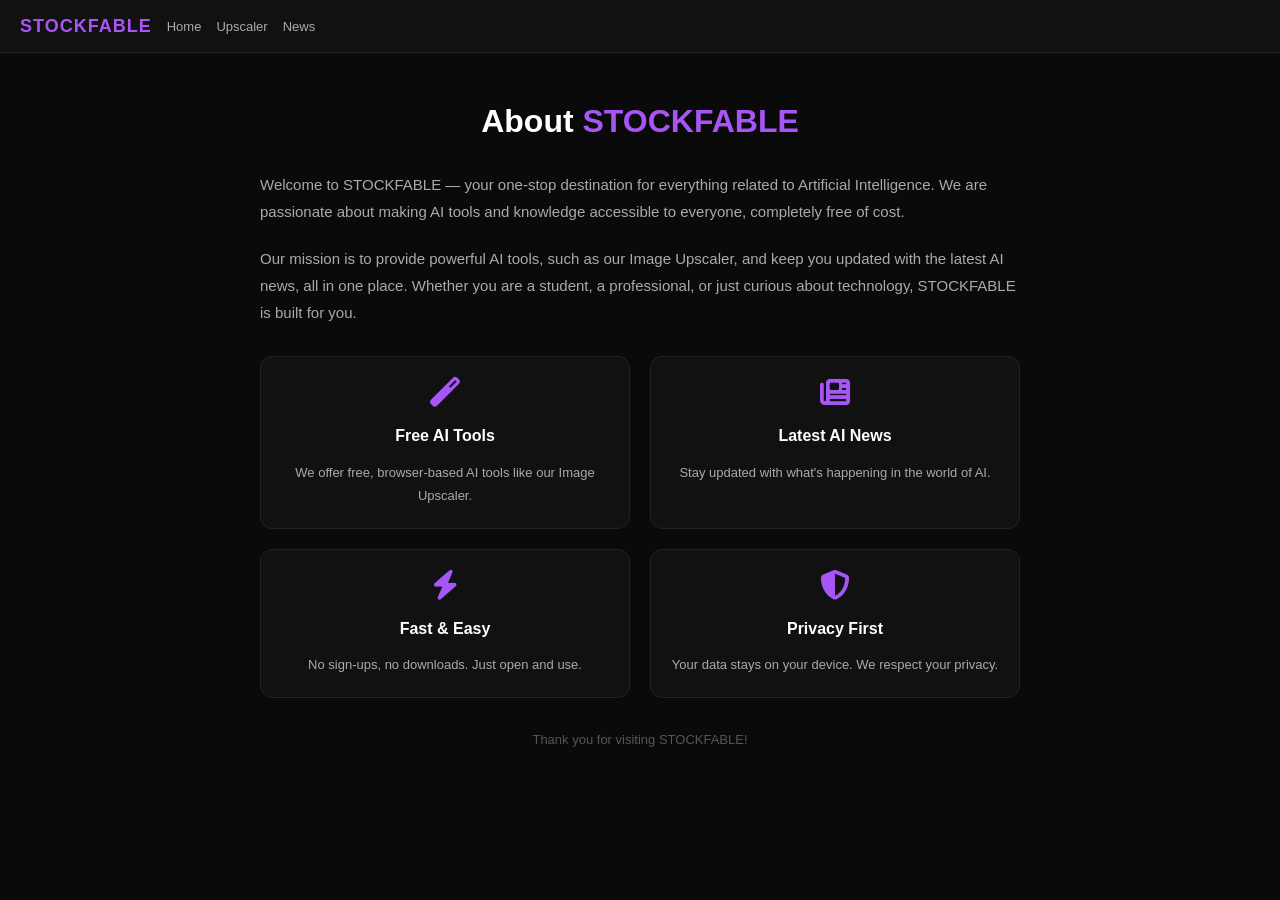
<file: about.html>
<!DOCTYPE html>
<html lang="en">
<head>
    <meta charset="UTF-8">
    <meta name="viewport" content="width=device-width, initial-scale=1.0">
    <title>About Us - STOCKFABLE</title>

    <link rel="stylesheet" href="https://cdnjs.cloudflare.com/ajax/libs/font-awesome/6.4.0/css/all.min.css">
    <style>
        * { margin: 0; padding: 0; box-sizing: border-box; font-family: 'Segoe UI', Roboto, sans-serif; }
        body { background-color: #0a0a0a; color: #fff; line-height: 1.8; }

        .top-nav {
            display: flex;
            justify-content: space-between;
            align-items: center;
            background-color: #111;
            padding: 10px 20px;
            border-bottom: 1px solid #222;
            font-size: 13px;
            position: sticky;
            top: 0;
            z-index: 100;
        }
        .nav-left { display: flex; align-items: center; gap: 15px; }
        .logo-text {
            font-weight: 900;
            font-size: 18px;
            color: #a855f7;
            letter-spacing: 1px;
        }
        .nav-links-top { display: flex; gap: 15px; }
        .nav-links-top a {
            color: #aaa;
            text-decoration: none;
            font-size: 13px;
            transition: 0.3s;
        }
        .nav-links-top a:hover { color: #fff; }

        .content-container {
            max-width: 800px;
            margin: 40px auto;
            padding: 0 20px;
            text-align: center;
        }
        h1 { font-size: 32px; color: #fff; margin-bottom: 20px; }
        .highlight { color: #a855f7; }
        p { color: #aaa; margin-bottom: 20px; font-size: 15px; text-align: left; }

        .feature-grid {
            display: grid;
            grid-template-columns: 1fr 1fr;
            gap: 20px;
            margin-top: 30px;
        }
        .feature-box {
            background: #111;
            border: 1px solid #222;
            padding: 20px;
            border-radius: 12px;
            text-align: center;
        }
        .feature-box i {
            font-size: 30px;
            color: #a855f7;
            margin-bottom: 15px;
        }
        .feature-box h3 { font-size: 16px; margin-bottom: 10px; }
        .feature-box p { font-size: 13px; text-align: center; margin-bottom: 0; }

        @media (max-width: 600px) {
            .nav-links-top { display: none; }
            .feature-grid { grid-template-columns: 1fr; }
        }
    </style>
</head>
<body>

    <header class="top-nav">
        <div class="nav-left">
            <div class="logo-text">STOCKFABLE</div>
            <div class="nav-links-top">
                <a href="index.html">Home</a>
                <a href="final_upscaler.html">Upscaler</a>
                <a href="news.html">News</a>
            </div>
        </div>
    </header>

    <div class="content-container">
        <h1>About <span class="highlight">STOCKFABLE</span></h1>

        <p>Welcome to STOCKFABLE — your one-stop destination for everything related to Artificial Intelligence. We are passionate about making AI tools and knowledge accessible to everyone, completely free of cost.</p>

        <p>Our mission is to provide powerful AI tools, such as our Image Upscaler, and keep you updated with the latest AI news, all in one place. Whether you are a student, a professional, or just curious about technology, STOCKFABLE is built for you.</p>

        <div class="feature-grid">
            <div class="feature-box">
                <i class="fas fa-magic"></i>
                <h3>Free AI Tools</h3>
                <p>We offer free, browser-based AI tools like our Image Upscaler.</p>
            </div>
            <div class="feature-box">
                <i class="fas fa-newspaper"></i>
                <h3>Latest AI News</h3>
                <p>Stay updated with what's happening in the world of AI.</p>
            </div>
            <div class="feature-box">
                <i class="fas fa-bolt"></i>
                <h3>Fast &amp; Easy</h3>
                <p>No sign-ups, no downloads. Just open and use.</p>
            </div>
            <div class="feature-box">
                <i class="fas fa-shield-alt"></i>
                <h3>Privacy First</h3>
                <p>Your data stays on your device. We respect your privacy.</p>
            </div>
        </div>

        <p style="margin-top: 30px; text-align: center; color: #555; font-size: 13px;">Thank you for visiting STOCKFABLE!</p>
    </div>

</body>
</html>
</file>
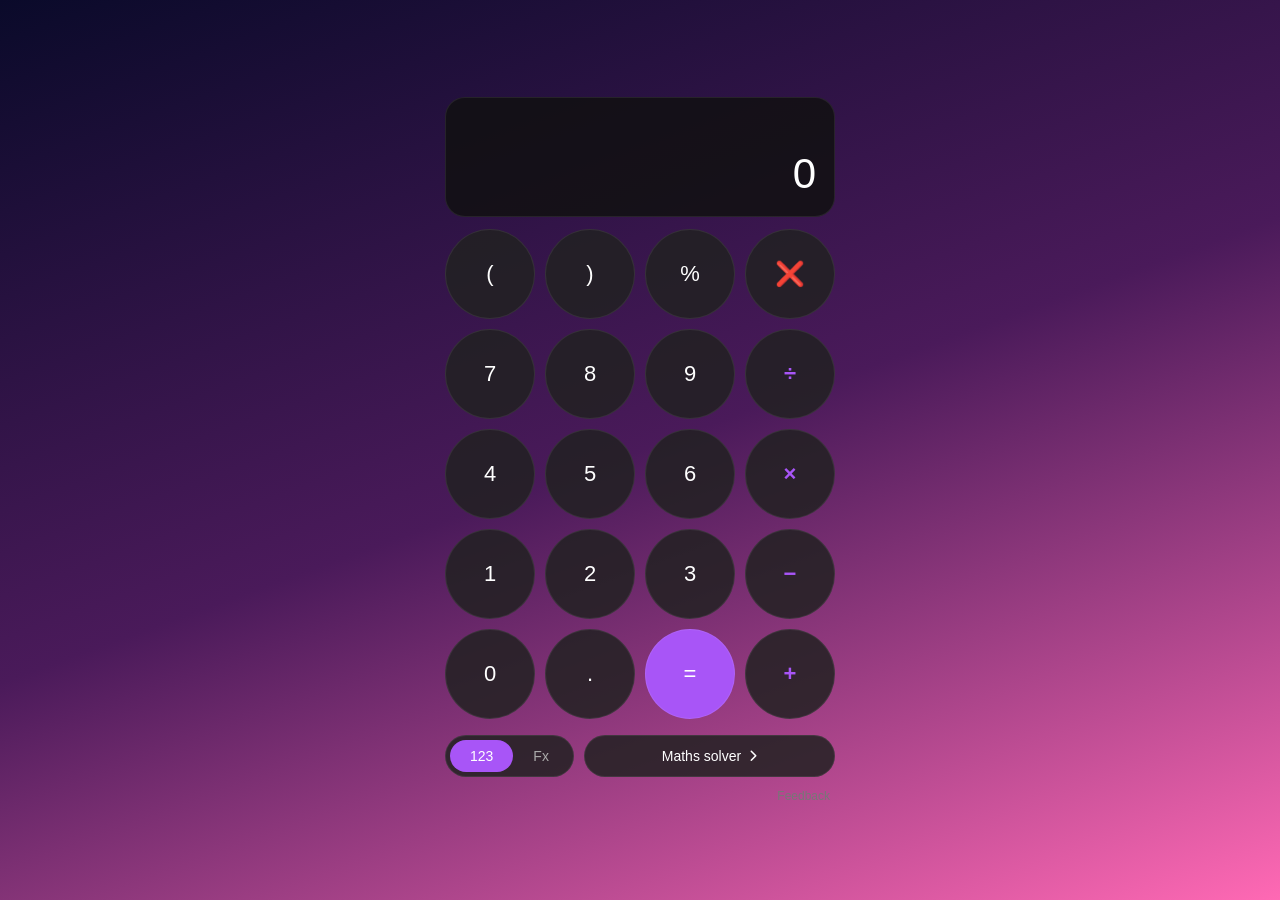
<file: calculator.html>
<!DOCTYPE html>
<html lang="en">
<head>
<meta charset="UTF-8">
<meta name="viewport" content="width=device-width, initial-scale=1.0, maximum-scale=1.0, user-scalable=no">
<title>Calculator - STOCKFABLE</title>
<link rel="stylesheet" href="https://cdnjs.cloudflare.com/ajax/libs/font-awesome/6.4.0/css/all.min.css">
<style>
  * { box-sizing: border-box; margin: 0; padding: 0; font-family: 'Segoe UI', Roboto, sans-serif; -webkit-tap-highlight-color: transparent; }
  html, body { height: 100%; width: 100%; overflow: hidden; }
  body {
    background: linear-gradient(160deg, #0a0a2a 0%, #4a1a5a 50%, #ff69b4 100%);
    display: flex; justify-content: center; align-items: center; color: #fff;
  }
  .calculator { width: 100%; max-width: 420px; padding: 15px; display: flex; flex-direction: column; gap: 12px; }
  .display {
    background: rgba(17, 17, 17, 0.85); border-radius: 20px; padding: 18px;
    text-align: right; min-height: 120px;
    display: flex; flex-direction: column; justify-content: flex-end;
    border: 1px solid rgba(255,255,255,0.08); overflow: hidden;
  }
  .expression {
    color: #aaa; font-size: 17px; min-height: 22px; margin-bottom: 8px;
    white-space: nowrap; overflow-x: auto; scrollbar-width: none;
    direction: rtl; text-align: right;
  }
  .expression::-webkit-scrollbar { display: none; }
  .result {
    color: #fff; font-size: 42px; font-weight: 300;
    white-space: nowrap; overflow-x: auto; scrollbar-width: none;
    direction: rtl; text-align: right; transition: font-size 0.15s;
  }
  .result::-webkit-scrollbar { display: none; }
  .scientific-buttons { display: none; grid-template-columns: repeat(4, minmax(0, 1fr)); gap: 10px; }
  .scientific-buttons.show { display: grid; }
  .scientific-buttons button {
    background: rgba(26, 26, 26, 0.85); border: 1px solid rgba(255,255,255,0.08);
    border-radius: 14px; color: #fff; font-size: 15px; padding: 12px 0; cursor: pointer;
  }
  .scientific-buttons button:active { background: #444; }
  .buttons { display: grid; grid-template-columns: repeat(4, minmax(0, 1fr)); gap: 10px; }
  .buttons button {
    aspect-ratio: 1 / 1; width: 100%; min-width: 0; border-radius: 50%;
    background: rgba(34, 34, 34, 0.85); border: 1px solid rgba(255,255,255,0.08);
    color: #fff; font-size: 22px; cursor: pointer;
    display: flex; justify-content: center; align-items: center;
    transition: 0.15s; padding: 0;
  }
  .buttons button:active { background: #444; transform: scale(0.95); }
  .buttons button.operator { color: #a855f7; font-weight: bold; }
  .buttons button.equals { background: #a855f7; color: #fff; }
  .buttons button.equals:active { background: #9333ea; }
  .buttons button.clear { color: #ff5555; font-size: 24px; }
  .bottom-row { display: flex; justify-content: space-between; align-items: center; gap: 10px; margin-top: 4px; }
  .toggle { background: rgba(34, 34, 34, 0.85); border-radius: 22px; display: flex; padding: 4px; border: 1px solid rgba(255,255,255,0.08); }
  .toggle button { background: transparent; border: none; border-radius: 18px; padding: 8px 20px; font-size: 14px; color: #aaa; cursor: pointer; }
  .toggle button.active { background: #a855f7; color: #fff; }
  .maths-solver {
    background: rgba(34, 34, 34, 0.85); border: 1px solid rgba(255,255,255,0.08);
    border-radius: 22px; padding: 12px 20px; font-size: 14px; color: #fff;
    display: flex; align-items: center; gap: 8px; cursor: pointer; flex: 1; justify-content: center;
  }
  .maths-solver i { font-size: 12px; }
  .feedback { text-align: right; color: #777; font-size: 12px; padding-right: 5px; }

  /* Math Solver Modal */
  .modal-overlay {
    display: none; position: fixed; inset: 0;
    background: rgba(0,0,0,0.75); backdrop-filter: blur(6px);
    z-index: 1000; justify-content: center; align-items: center; padding: 20px;
  }
  .modal-overlay.show { display: flex; }
  .modal {
    background: #151515; border: 1px solid rgba(255,255,255,0.1);
    border-radius: 20px; padding: 24px; width: 100%; max-width: 460px;
    max-height: 85vh; overflow-y: auto;
  }
  .modal h2 { font-size: 20px; margin-bottom: 6px; }
  .modal .sub { color: #888; font-size: 13px; margin-bottom: 18px; }
  .modal input, .modal select {
    width: 100%; background: #0f0f0f; border: 1px solid #333;
    border-radius: 12px; padding: 14px 16px; font-size: 16px;
    color: #fff; outline: none; margin-bottom: 12px;
  }
  .modal input:focus, .modal select:focus { border-color: #a855f7; }
  .modal button.solve-btn {
    width: 100%; background: #a855f7; border: none; border-radius: 12px;
    padding: 14px; font-size: 16px; font-weight: 600; color: #fff;
    cursor: pointer; margin-bottom: 12px;
  }
  .modal button.solve-btn:active { background: #9333ea; }
  .modal .close-btn {
    background: transparent; border: 1px solid #333; border-radius: 12px;
    padding: 10px; color: #aaa; cursor: pointer; width: 100%; font-size: 14px;
  }
  .modal .close-btn:hover { color: #fff; border-color: #555; }
  .answer-box {
    background: #0f0f0f; border: 1px solid #333; border-radius: 12px;
    padding: 16px; margin-bottom: 14px; font-size: 15px;
    color: #fff; white-space: pre-wrap; line-height: 1.7;
    display: none;
  }
  .answer-box.show { display: block; }
  .answer-box .label { color: #a855f7; font-weight: 600; }
  .quick-examples { font-size: 12px; color: #777; margin-bottom: 14px; line-height: 1.8; }
  .quick-examples span {
    display: inline-block; background: #0f0f0f; border: 1px solid #333;
    border-radius: 8px; padding: 4px 10px; margin: 3px 4px 3px 0;
    color: #aaa; cursor: pointer; transition: 0.15s;
  }
  .quick-examples span:hover { color: #a855f7; border-color: #a855f7; }
</style>
</head>
<body>
<div class="calculator">
  <div class="display">
    <div class="expression" id="expression"></div>
    <div class="result" id="result">0</div>
  </div>

  <div class="scientific-buttons" id="scientificButtons">
    <button onclick="append('sin(')">sin</button>
    <button onclick="append('cos(')">cos</button>
    <button onclick="append('tan(')">tan</button>
    <button onclick="append('log(')">log</button>
    <button onclick="append('ln(')">ln</button>
    <button onclick="append('sqrt(')">√</button>
    <button onclick="append('^')">x^y</button>
    <button onclick="append('pi')">π</button>
  </div>

  <div class="buttons">
    <button onclick="append('(')">(</button>
    <button onclick="append(')')">)</button>
    <button onclick="append('%')">%</button>
    <!-- এখানে clearAll() এর পরিবর্তে backspace() করা হয়েছে -->
    <button class="clear" onclick="backspace()">❌</button>

    <button onclick="append('7')">7</button>
    <button onclick="append('8')">8</button>
    <button onclick="append('9')">9</button>
    <button class="operator" onclick="append('÷')">÷</button>

    <button onclick="append('4')">4</button>
    <button onclick="append('5')">5</button>
    <button onclick="append('6')">6</button>
    <button class="operator" onclick="append('×')">×</button>

    <button onclick="append('1')">1</button>
    <button onclick="append('2')">2</button>
    <button onclick="append('3')">3</button>
    <button class="operator" onclick="append('-')">−</button>

    <button onclick="append('0')">0</button>
    <button onclick="append('.')">.</button>
    <button class="equals" onclick="calculate()">=</button>
    <button class="operator" onclick="append('+')">+</button>
  </div>

  <div class="bottom-row">
    <div class="toggle">
      <button class="active" id="basicBtn" onclick="setMode('basic')">123</button>
      <button id="fxBtn" onclick="setMode('fx')">Fx</button>
    </div>
    <div class="maths-solver" onclick="openMathSolver()">
      Maths solver <i class="fas fa-chevron-right"></i>
    </div>
  </div>
  <div class="feedback">Feedback</div>
</div>

<!-- Maths Solver Modal -->
<div class="modal-overlay" id="mathModal">
  <div class="modal">
    <h2>🧮 Maths Solver</h2>
    <p class="sub">Enter an equation or pick an example below</p>

    <div class="quick-examples">
      Examples:
      <span onclick="useExample('2x + 5 = 15')">2x + 5 = 15</span>
      <span onclick="useExample('3x - 7 = 14')">3x - 7 = 14</span>
      <span onclick="useExample('x^2 + 5x + 6 = 0')">x² + 5x + 6 = 0</span>
      <span onclick="useExample('x^2 - 4 = 0')">x² - 4 = 0</span>
      <span onclick="useExample('2x + 3y = 12')">2x + 3y = 12</span>
    </div>

    <input type="text" id="eqInput" placeholder="e.g. 2x + 5 = 15" autocomplete="off">

    <select id="eqType">
      <option value="auto">🔍 Auto Detect</option>
      <option value="linear">Linear (x to the 1st power)</option>
      <option value="quadratic">Quadratic (has x²)</option>
    </select>

    <button class="solve-btn" onclick="solveEquation()">Solve</button>

    <div class="answer-box" id="answerBox"></div>

    <button class="close-btn" onclick="closeMathSolver()">Close</button>
  </div>
</div>

<script>
  /* ============ Calculator ============ */
  let currentInput = '0';
  let fullExpression = '';
  let state = 'fresh';
  let lastExpression = '';
  let accumulatedValue = null;

  const expressionEl = document.getElementById('expression');
  const resultEl = document.getElementById('result');

  function isOperator(ch) {
    return ['+', '-', '×', '÷', '%', '^'].includes(ch);
  }

  function updateDisplay() {
    resultEl.textContent = currentInput;
    expressionEl.textContent = fullExpression;
    fitResult(currentInput);
  }

  function fitResult(text) {
    const len = text.length;
    let size = 42;
    if (len > 9) size = 34;
    if (len > 12) size = 28;
    if (len > 15) size = 22;
    if (len > 20) size = 18;
    resultEl.style.fontSize = size + 'px';
  }

  function append(value) {
    if (state === 'result') {
      if (isOperator(value) || value === ')' || value === '%') {
        fullExpression = lastExpression + ' ' + value + ' ';
        currentInput = '0';
      } else {
        fullExpression = '';
        currentInput = value;
      }
      state = 'typing';
      updateDisplay();
      return;
    }
    if (state === 'accumulated') {
      fullExpression = '';
      currentInput = value;
      state = 'typing';
      updateDisplay();
      return;
    }
    if (isOperator(value)) {
      let trimmed = fullExpression.trimEnd();
      if (trimmed.length > 0 && isOperator(trimmed[trimmed.length - 1])) {
        fullExpression = trimmed.slice(0, -1) + ' ' + value + ' ';
      } else {
        fullExpression = (fullExpression + ' ' + currentInput + ' ' + value + ' ').trimStart();
      }
      currentInput = '0';
      state = 'typing';
      updateDisplay();
      return;
    }
    if (currentInput === '0' && value !== '.') {
      currentInput = value;
    } else {
      if (value === '.' && currentInput.includes('.')) return;
      currentInput += value;
    }
    state = 'typing';
    updateDisplay();
  }

  // ❌ বাটনের জন্য নতুন ফাংশন
  function backspace() {
    // যদি একদম নতুন অবস্থায় থাকে, তবে কিছু করবে না
    if (state === 'fresh') return;

    // যদি রেজাল্ট বা অ্যাকিউমুলেটেড অবস্থায় থাকে, তবে পুরোটা ক্লিয়ার করবে (AC এর মতো)
    if (state === 'result' || state === 'accumulated') {
      clearAll();
      return;
    }

    // টাইপ করার সময় একটা একটা করে মুছবে
    if (currentInput.length > 1) {
      currentInput = currentInput.slice(0, -1);
    } else {
      currentInput = '0';
    }
    updateDisplay();
  }

  function evalExpression(exp) {
    let evalExp = exp
      .replace(/÷/g, '/').replace(/×/g, '*').replace(/−/g, '-')
      .replace(/sin\(/g, 'Math.sin(').replace(/cos\(/g, 'Math.cos(')
      .replace(/tan\(/g, 'Math.tan(').replace(/log\(/g, 'Math.log10(')
      .replace(/ln\(/g, 'Math.log(').replace(/sqrt\(/g, 'Math.sqrt(')
      .replace(/\^/g, '**').replace(/pi/g, 'Math.PI').replace(/%/g, '/100');
    return Function('"use strict";return (' + evalExp + ')')();
  }

  function calculate() {
    if (state === 'fresh') return;
    if (state === 'result') {
      accumulatedValue = parseFloat(currentInput) || 0;
      currentInput = '0';
      state = 'accumulated';
      updateDisplay();
      return;
    }
    if (state === 'accumulated') return;

    let fullExpr = (fullExpression + ' ' + currentInput).trim();
    if (fullExpr === '' || fullExpr === '0') return;

    try {
      let result = evalExpression(fullExpr);
      if (typeof result === 'number' && !isNaN(result) && isFinite(result)) {
        let resultStr = parseFloat(result.toFixed(10)).toString();
        if (accumulatedValue !== null) {
          const combined = accumulatedValue + parseFloat(resultStr);
          resultStr = parseFloat(combined.toFixed(10)).toString();
          lastExpression = accumulatedValue + ' + ' + fullExpr;
          fullExpression = lastExpression + ' =';
          accumulatedValue = null;
        } else {
          lastExpression = fullExpr;
          fullExpression = lastExpression + ' =';
        }
        currentInput = resultStr;
        state = 'result';
        updateDisplay();
      } else {
        currentInput = 'Error'; state = 'result'; updateDisplay();
      }
    } catch (e) {
      currentInput = 'Error'; state = 'result'; updateDisplay();
    }
  }

  function clearAll() {
    currentInput = '0'; fullExpression = ''; state = 'fresh';
    lastExpression = ''; accumulatedValue = null; updateDisplay();
  }

  function setMode(m) {
    const basicBtn = document.getElementById('basicBtn');
    const fxBtn = document.getElementById('fxBtn');
    const sciButtons = document.getElementById('scientificButtons');
    if (m === 'basic') {
      basicBtn.classList.add('active'); fxBtn.classList.remove('active');
      sciButtons.classList.remove('show');
    } else {
      fxBtn.classList.add('active'); basicBtn.classList.remove('active');
      sciButtons.classList.add('show');
    }
  }

  /* ============ Maths Solver ============ */
  function openMathSolver() {
    document.getElementById('mathModal').classList.add('show');
    document.getElementById('answerBox').classList.remove('show');
  }
  function closeMathSolver() {
    document.getElementById('mathModal').classList.remove('show');
  }
  function useExample(eq) {
    document.getElementById('eqInput').value = eq;
    document.getElementById('eqInput').focus();
  }

  function solveEquation() {
    const input = document.getElementById('eqInput').value.trim();
    const answerBox = document.getElementById('answerBox');

    if (!input) {
      answerBox.innerHTML = '<span class="label">⚠️</span> Please enter an equation.';
      answerBox.classList.add('show');
      return;
    }

    if (!input.includes('=')) {
      answerBox.innerHTML = '<span class="label">⚠️</span> Equation must contain <b>=</b>.<br>Example: <b>2x + 5 = 15</b>';
      answerBox.classList.add('show');
      return;
    }

    try {
      const parts = input.split('=');
      if (parts.length !== 2) {
        answerBox.innerHTML = '<span class="label">⚠️</span> Only one <b>=</b> is allowed.';
        answerBox.classList.add('show');
        return;
      }

      const left = parts[0].trim();
      const right = parts[1].trim();

      const isQuad = /x\s*\^?\s*2|x²|x\*x/.test(input);
      const mode = document.getElementById('eqType').value;

      if (isQuad || mode === 'quadratic') {
        solveQuadratic(left, right, answerBox);
      } else {
        solveLinear(left, right, answerBox);
      }
    } catch (e) {
      answerBox.innerHTML = '<span class="label">❌ Error:</span> Could not parse the equation.<br>Correct format: <b>2x + 5 = 15</b>';
      answerBox.classList.add('show');
    }
  }

  function solveLinear(left, right, answerBox) {
    function parseSide(s) {
      const cleaned = s.replace(/\s/g, '').replace(/-/g, '+-');
      const terms = cleaned.split('+').filter(t => t !== '');
      let a = 0, c = 0;
      for (let term of terms) {
        if (term.includes('x')) {
          let coef = term.replace('x', '');
          if (coef === '' || coef === '+') a += 1;
          else if (coef === '-') a += -1;
          else a += parseFloat(coef);
        } else {
          c += parseFloat(term) || 0;
        }
      }
      return { a, c };
    }

    const L = parseSide(left);
    const R = parseSide(right);

    const A = L.a - R.a;
    const C = L.c - R.c;

    if (A === 0) {
      if (C === 0) {
        answerBox.innerHTML = '<span class="label">♾️ Infinite solutions</span><br>Any value of x satisfies the equation.';
      } else {
        answerBox.innerHTML = '<span class="label">❌ No solution</span><br>The equation is not valid.';
      }
      answerBox.classList.add('show');
      return;
    }

    const x = -C / A;
    const xRounded = parseFloat(x.toFixed(6));

    answerBox.innerHTML =
      '<span class="label">✅ Solution:</span><br>' +
      '<b style="font-size:22px;color:#a855f7;">x = ' + xRounded + '</b><br><br>' +
      '<span style="color:#888;font-size:13px;">Steps:</span><br>' +
      '<span style="color:#aaa;font-size:13px;">' + left + ' = ' + right + '</span><br>' +
      '<span style="color:#aaa;font-size:13px;">' + A + 'x + ' + C + ' = 0</span><br>' +
      '<span style="color:#aaa;font-size:13px;">x = -(' + C + ') / ' + A + ' = ' + xRounded + '</span>';
    answerBox.classList.add('show');
  }

  function solveQuadratic(left, right, answerBox) {
    function parseSide(s) {
      const cleaned = s.replace(/\s/g, '').replace(/-/g, '+-');
      const terms = cleaned.split('+').filter(t => t !== '');
      let a = 0, b = 0, c = 0;
      for (let term of terms) {
        if (/x\^2|x²/.test(term)) {
          let coef = term.replace(/x\^2|x²/, '');
          if (coef === '' || coef === '+') a += 1;
          else if (coef === '-') a += -1;
          else a += parseFloat(coef);
        } else if (term.includes('x')) {
          let coef = term.replace('x', '');
          if (coef === '' || coef === '+') b += 1;
          else if (coef === '-') b += -1;
          else b += parseFloat(coef);
        } else {
          c += parseFloat(term) || 0;
        }
      }
      return { a, b, c };
    }

    const L = parseSide(left);
    const R = parseSide(right);

    const A = L.a - R.a;
    const B = L.b - R.b;
    const C = L.c - R.c;

    if (A === 0) {
      solveLinear(left, right, answerBox);
      return;
    }

    const D = B * B - 4 * A * C;
    const Dround = parseFloat(D.toFixed(6));

    let html = '<span class="label">✅ Solution:</span><br>';
    html += '<span style="color:#aaa;font-size:13px;">' + A + 'x² + ' + B + 'x + ' + C + ' = 0</span><br><br>';

    if (D > 0) {
      const x1 = (-B + Math.sqrt(D)) / (2 * A);
      const x2 = (-B - Math.sqrt(D)) / (2 * A);
      html += '<b style="font-size:20px;color:#a855f7;">x₁ = ' + parseFloat(x1.toFixed(6)) + '</b><br>';
      html += '<b style="font-size:20px;color:#a855f7;">x₂ = ' + parseFloat(x2.toFixed(6)) + '</b><br><br>';
      html += '<span style="color:#888;font-size:13px;">Discriminant (D) = ' + Dround + ' > 0 → two distinct real roots</span>';
    } else if (D === 0) {
      const x = -B / (2 * A);
      html += '<b style="font-size:22px;color:#a855f7;">x = ' + parseFloat(x.toFixed(6)) + '</b><br><br>';
      html += '<span style="color:#888;font-size:13px;">Discriminant (D) = 0 → two equal roots</span>';
    } else {
      const real = -B / (2 * A);
      const imag = Math.sqrt(-D) / (2 * A);
      html += '<b style="font-size:18px;color:#a855f7;">x₁ = ' + parseFloat(real.toFixed(4)) + ' + ' + parseFloat(imag.toFixed(4)) + 'i</b><br>';
      html += '<b style="font-size:18px;color:#a855f7;">x₂ = ' + parseFloat(real.toFixed(4)) + ' - ' + parseFloat(imag.toFixed(4)) + 'i</b><br><br>';
      html += '<span style="color:#888;font-size:13px;">Discriminant (D) = ' + Dround + ' < 0 → complex roots</span>';
    }

    answerBox.innerHTML = html;
    answerBox.classList.add('show');
  }

  document.getElementById('mathModal').addEventListener('click', (e) => {
    if (e.target.id === 'mathModal') closeMathSolver();
  });

  document.getElementById('eqInput').addEventListener('keydown', (e) => {
    if (e.key === 'Enter') solveEquation();
  });

  document.addEventListener('keydown', (e) => {
    if (document.getElementById('mathModal').classList.contains('show')) return;
    if (e.key >= '0' && e.key <= '9') append(e.key);
    else if (e.key === '.') append('.');
    else if (e.key === '+') append('+');
    else if (e.key === '-') append('-');
    else if (e.key === '*') append('×');
    else if (e.key === '/') { e.preventDefault(); append('÷'); }
    else if (e.key === '%') append('%');
    else if (e.key === '(') append('(');
    else if (e.key === ')') append(')');
    else if (e.key === 'Enter' || e.key === '=') { e.preventDefault(); calculate(); }
    else if (e.key === 'Escape') clearAll();
    else if (e.key === 'Backspace') {
      e.preventDefault();
      if (state === 'fresh') return;
      if (currentInput.length > 1) currentInput = currentInput.slice(0, -1);
      else currentInput = '0';
      updateDisplay();
    }
  });

  updateDisplay();
</script>
</body>
</html>
</file>
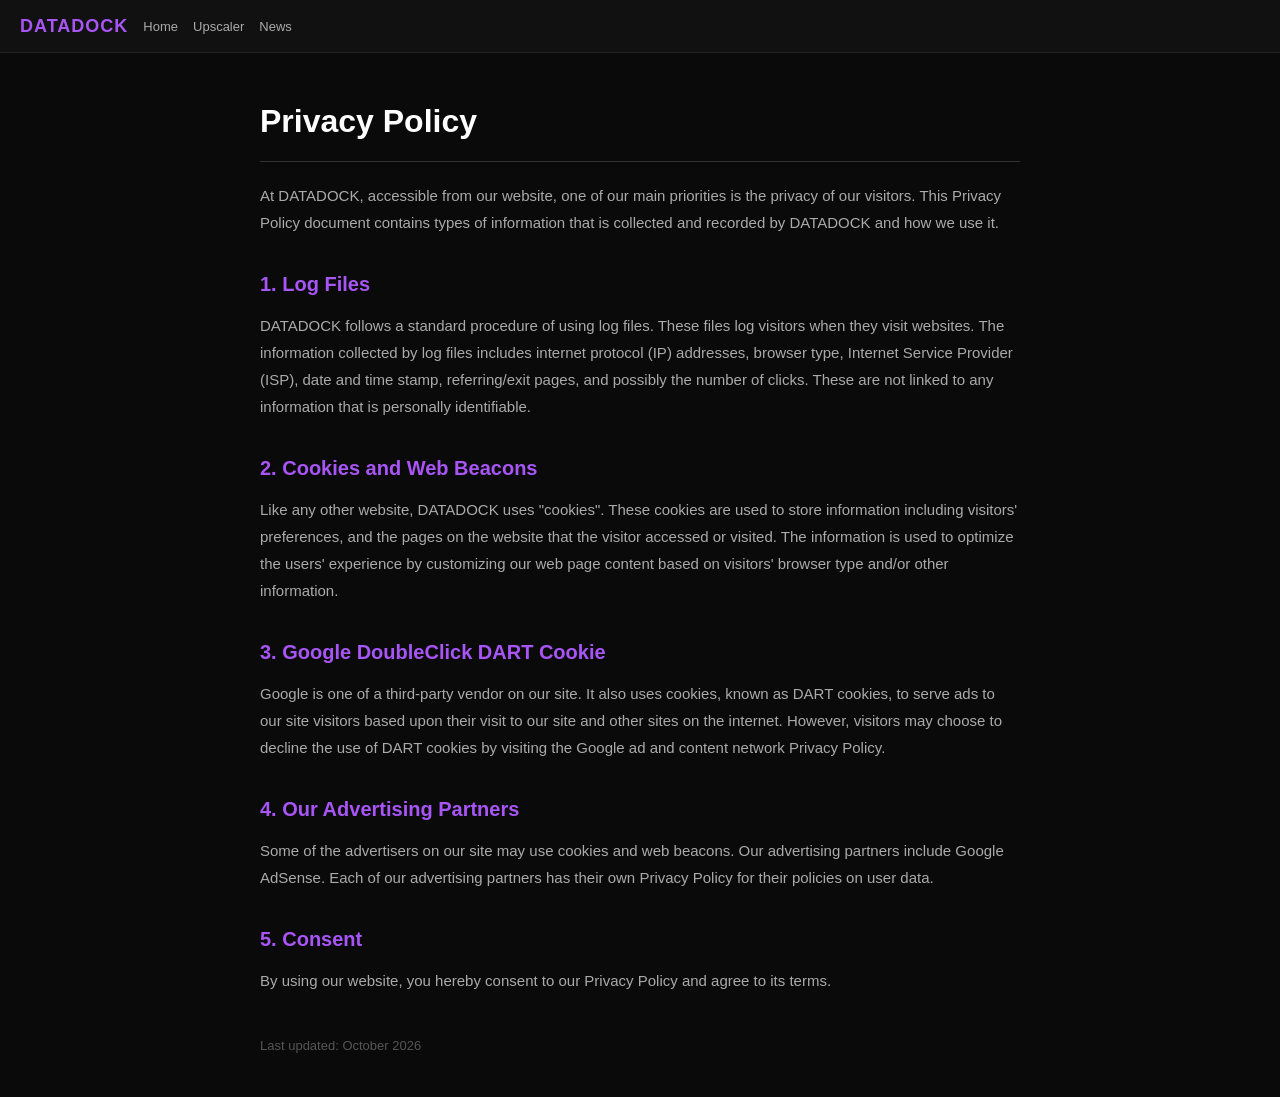
<file: privacy.html>
<!DOCTYPE html>
<html lang="en">
<head>
    <meta charset="UTF-8">
    <meta name="viewport" content="width=device-width, initial-scale=1.0">
    <title>Privacy Policy - DataDock</title>
    <link rel="stylesheet" href="https://cdnjs.cloudflare.com/ajax/libs/font-awesome/6.4.0/css/all.min.css">
    <style>
        * { margin: 0; padding: 0; box-sizing: border-box; font-family: 'Segoe UI', Roboto, sans-serif; }
        body { background-color: #0a0a0a; color: #fff; line-height: 1.8; }
        .top-nav { display: flex; justify-content: space-between; align-items: center; background-color: #111; padding: 10px 20px; border-bottom: 1px solid #222; font-size: 13px; position: sticky; top: 0; z-index: 100; }
        .nav-left { display: flex; align-items: center; gap: 15px; }
        .logo-text { font-weight: 900; font-size: 18px; color: #a855f7; letter-spacing: 1px; }
        .nav-links-top { display: flex; gap: 15px; }
        .nav-links-top a { color: #aaa; text-decoration: none; font-size: 13px; transition: 0.3s; }
        .nav-links-top a:hover { color: #fff; }
        .content-container { max-width: 800px; margin: 40px auto; padding: 0 20px; }
        h1 { font-size: 32px; color: #fff; margin-bottom: 20px; border-bottom: 1px solid #333; padding-bottom: 10px; }
        h2 { font-size: 20px; color: #a855f7; margin-top: 30px; margin-bottom: 10px; }
        p { color: #aaa; margin-bottom: 15px; font-size: 15px; }
        ul { margin-left: 20px; color: #aaa; margin-bottom: 15px; }
        li { margin-bottom: 5px; }
        @media (max-width: 600px) { .nav-links-top { display: none; } }
    </style>
</head>
<body>
    <header class="top-nav">
        <div class="nav-left">
            <div class="logo-text">DATADOCK</div>
            <div class="nav-links-top">
                <a href="index.html">Home</a>
                <a href="final_upscaler.html">Upscaler</a>
                <a href="news.html">News</a>
            </div>
        </div>
    </header>

    <div class="content-container">
        <h1>Privacy Policy</h1>
        <p>At DATADOCK, accessible from our website, one of our main priorities is the privacy of our visitors. This Privacy Policy document contains types of information that is collected and recorded by DATADOCK and how we use it.</p>

        <h2>1. Log Files</h2>
        <p>DATADOCK follows a standard procedure of using log files. These files log visitors when they visit websites. The information collected by log files includes internet protocol (IP) addresses, browser type, Internet Service Provider (ISP), date and time stamp, referring/exit pages, and possibly the number of clicks. These are not linked to any information that is personally identifiable.</p>

        <h2>2. Cookies and Web Beacons</h2>
        <p>Like any other website, DATADOCK uses "cookies". These cookies are used to store information including visitors' preferences, and the pages on the website that the visitor accessed or visited. The information is used to optimize the users' experience by customizing our web page content based on visitors' browser type and/or other information.</p>

        <h2>3. Google DoubleClick DART Cookie</h2>
        <p>Google is one of a third-party vendor on our site. It also uses cookies, known as DART cookies, to serve ads to our site visitors based upon their visit to our site and other sites on the internet. However, visitors may choose to decline the use of DART cookies by visiting the Google ad and content network Privacy Policy.</p>

        <h2>4. Our Advertising Partners</h2>
        <p>Some of the advertisers on our site may use cookies and web beacons. Our advertising partners include Google AdSense. Each of our advertising partners has their own Privacy Policy for their policies on user data.</p>

        <h2>5. Consent</h2>
        <p>By using our website, you hereby consent to our Privacy Policy and agree to its terms.</p>

        <p style="margin-top: 40px; font-size: 13px; color: #555;">Last updated: October 2026</p>
    </div>
</body>
</html>
</file>
